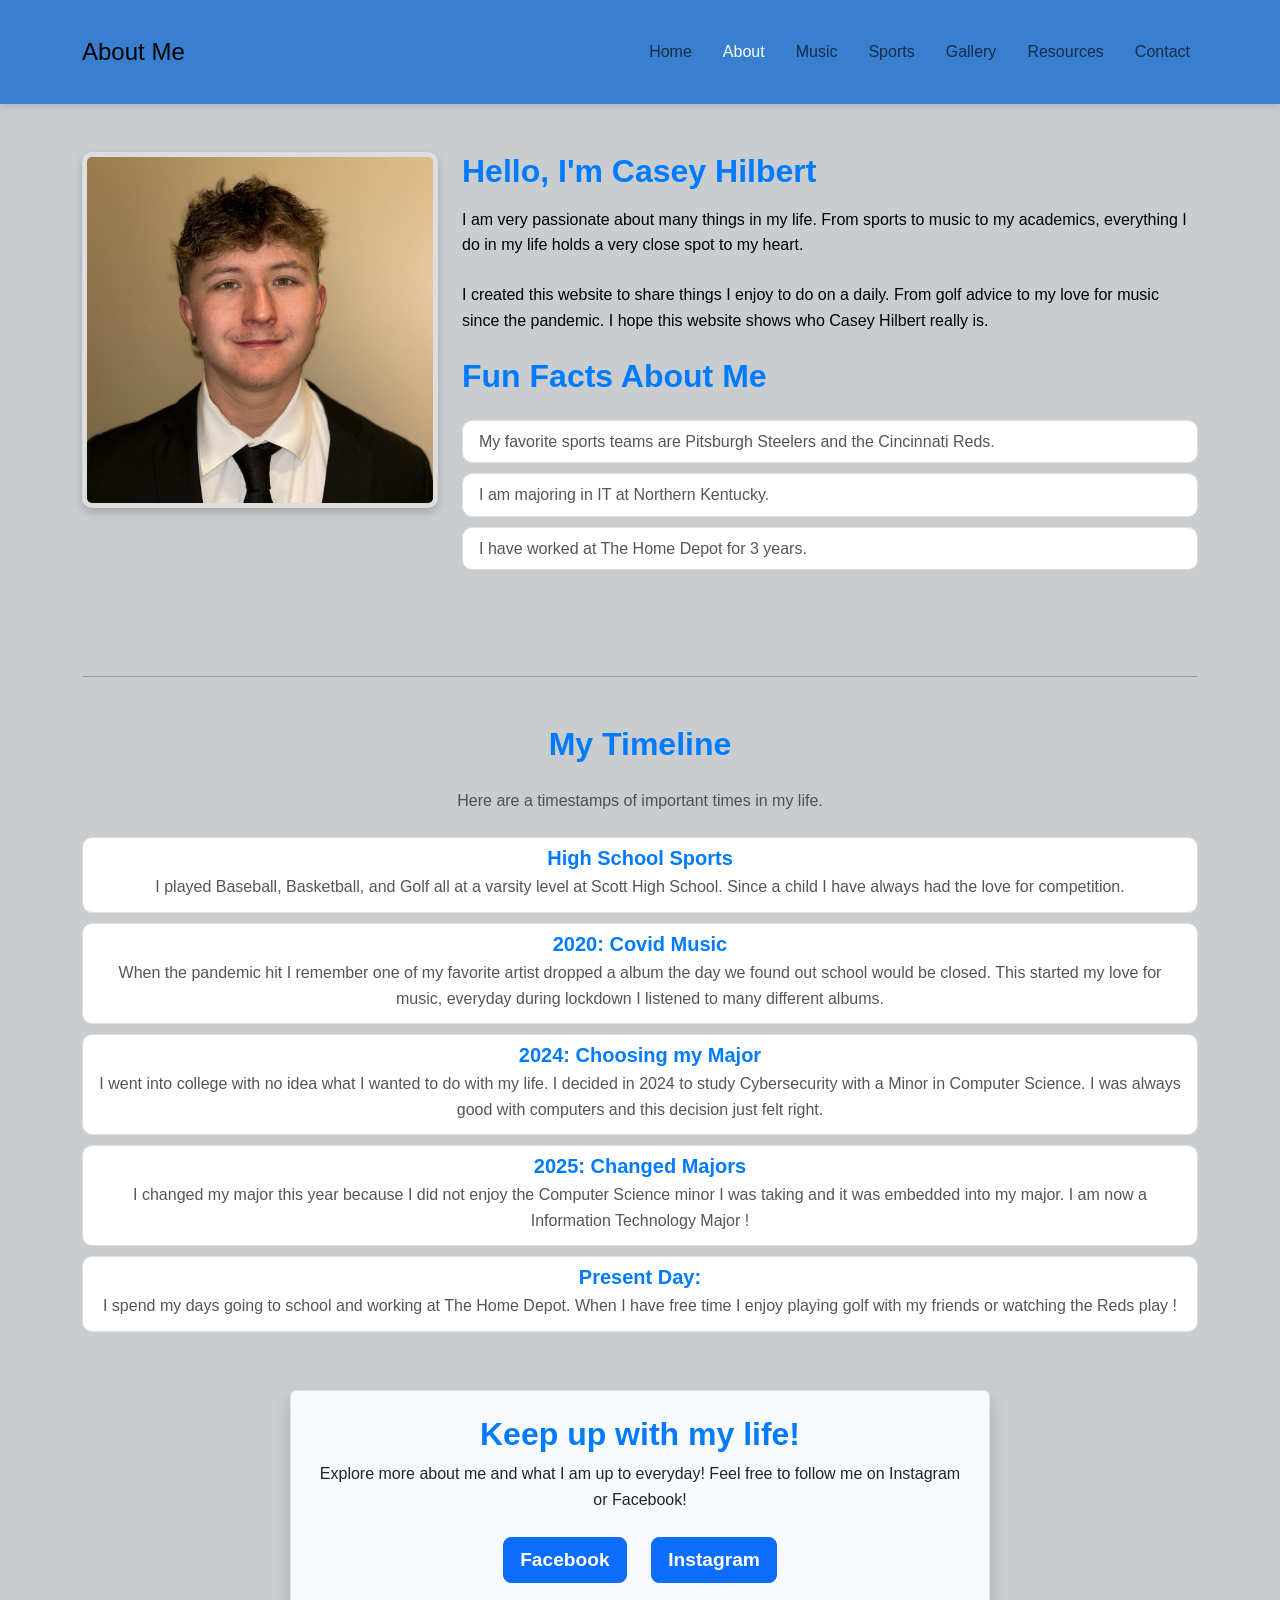
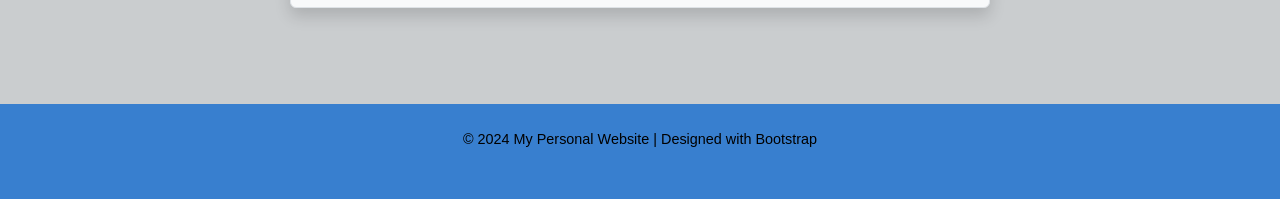
<file: about.html>
<!DOCTYPE html>
<html lang="en">
<head>
  <meta charset="UTF-8">
  <meta name="viewport" content="width=device-width, initial-scale=1.0">
  <title>About Me</title>
  <link rel="stylesheet" href="https://cdn.jsdelivr.net/npm/bootstrap@5.3.0-alpha3/dist/css/bootstrap.min.css">
  <link rel="stylesheet" href="./assets/css/about.css">
</head>
<body>
  <header class="custom-header">
    <div class="container">
      <nav class="navbar navbar-expand-lg">
        <a class="navbar-brand" href="about.html">About Me</a>
        <button class="navbar-toggler" type="button" data-bs-toggle="collapse" data-bs-target="#navbarNav">
          <span class="navbar-toggler-icon"></span>
        </button>
        <div class="collapse navbar-collapse" id="navbarNav">
          <ul class="navbar-nav ms-auto">
            <li class="nav-item"><a class="nav-link" href="index.html">Home</a></li>
            <li class="nav-item"><a class="nav-link" href="about.html" style="color: white;">About</a></li>
            <li class="nav-item"><a class="nav-link" href="music.html">Music</a></li>
            <li class="nav-item"><a class="nav-link" href="sports.html">Sports</a></li>
            <li class="nav-item"><a class="nav-link" href="gallery.html">Gallery</a></li>
            <li class="nav-item"><a class="nav-link" href="resources.html">Resources</a></li>
            <li class="nav-item"><a class="nav-link" href="contact.html">Contact</a></li>
          </ul>
        </div>
      </nav>
    </div>
  </header>

  <main class="py-5">
    <div class="container">
      <section id="profile" class="mb-5">
        <div class="row">
  
          <div class="col-md-4">
            <img src="./assets/img/me1.jpg" class="img-fluid rounded-square" alt="Profile Picture">
          </div>
          <div class="col-md-8">
            <h2 class="mb-3">Hello, I'm Casey Hilbert</h2>
            <p>I am very passionate about many things in my life. From sports to music to my academics, everything I do in my life holds a very close spot to my heart. </p>
            <p>I created this website to share things I enjoy to do on a daily. From golf advice to my love for music since the pandemic. I hope this website shows who Casey Hilbert really is.</p>
            <section id="fun-facts" class="mb-5">
              <h2 class="mb-4">Fun Facts About Me</h2>
              <ul class="list-group">
                <li class="list-group-item">My favorite sports teams are Pitsburgh Steelers and the Cincinnati Reds.</li>
                <li class="list-group-item">I am majoring in IT at Northern Kentucky.</li>
                <li class="list-group-item">I have worked at The Home Depot for 3 years. </li>
              </ul>
            </section>
          </div>
        </div>  
      </section>
      <hr class="my-5 thick-line">

      <section id="timeline" class="mb-5">
        <h2 class="mb-4 text-center">My Timeline</h2>
        <p class="text-muted text-center">Here are a timestamps of important times in my life.</p>
        <ul class="list-group">
          <li class="list-group-item text-center">
            <h5 class="mb-1">High School Sports</h5>
            <p class="mb-1">I played Baseball, Basketball, and Golf all at a varsity level at Scott High School. Since a child I have always had the love for competition.</p>
          </li>
          <li class="list-group-item text-center">
            <h5 class="mb-1">2020: Covid Music </h5>
            <p class="mb-1">When the pandemic hit I remember one of my favorite artist dropped a album the day we found out school would be closed. This started my love for music, everyday during lockdown I listened to many different albums.</p>
          </li>
          <li class="list-group-item text-center">
            <h5 class="mb-1">2024: Choosing my Major</h5>
            <p class="mb-1">I went into college with no idea what I wanted to do with my life. I decided in 2024 to study Cybersecurity with a Minor in Computer Science. I was always good with computers and this decision just felt right.</p>
          </li>
          <li class="list-group-item text-center">
            <h5 class="mb-1">2025: Changed Majors </h5>
            <p class="mb-1">I changed my major this year because I did not enjoy the Computer Science minor I was taking and it was embedded into my major. I am now a Information Technology Major !</p>
          </li>
          <li class="list-group-item text-center">
            <h5 class="mb-1">Present Day: </h5>
            <p class="mb-1">I spend my days going to school and working at The Home Depot. When I have free time I enjoy playing golf with my friends or watching the Reds play !</p>
          </li>
        </ul>
      </section>
      <div class="container">
        <section id="cta" class="text-center mb-5 p-4 bg-light border rounded shadow mx-auto text-dark" style="max-width: 700px;">
          <h2>Keep up with my life!</h2>
          <p>Explore more about me and what I am up to everyday! Feel free to follow me on Instagram or Facebook!</p>
          <a href="https://www.facebook.com/casey.hilbert.5" class="btn btn-primary btn-lg">Facebook</a>
          <a href="https://www.instagram.com/_caseyhilbert/" class="btn btn-primary btn-lg">Instagram</a>
        </section>
      </div>
    </div>
  </main>

  <footer class="footer text-center py-4">
    <p>&copy; 2024 My Personal Website | Designed with Bootstrap</p>
  </footer>

  <script src="https://cdn.jsdelivr.net/npm/bootstrap@5.3.0-alpha3/dist/js/bootstrap.bundle.min.js"></script>
</body>
</html>
</file>
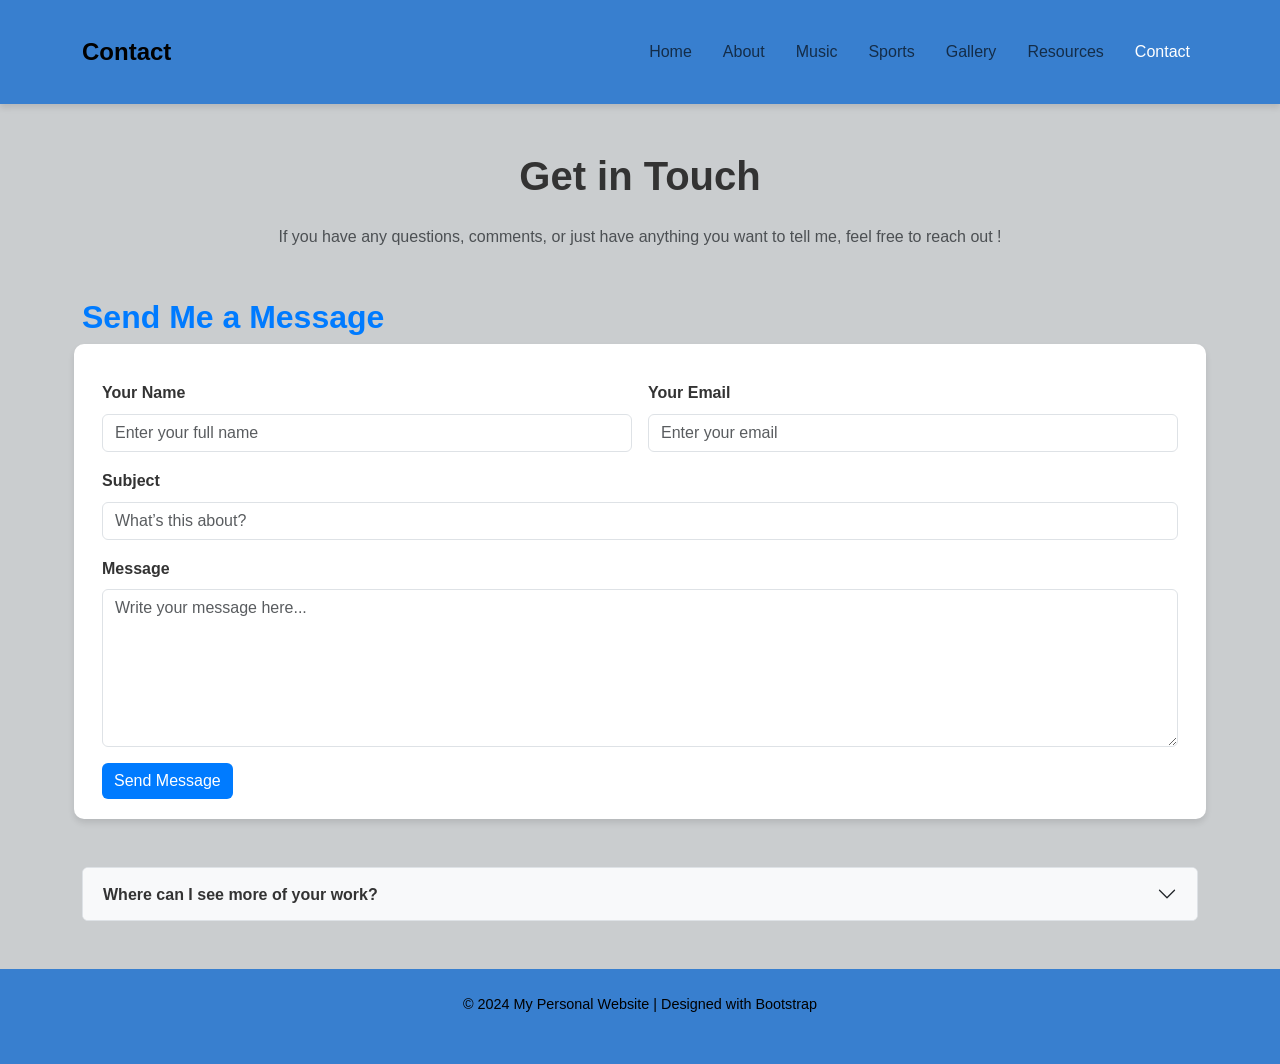
<file: contact.html>
<!DOCTYPE html>
<html lang="en">
<head>
  <meta charset="UTF-8">
  <meta name="viewport" content="width=device-width, initial-scale=1.0">
  <title>Contact</title>
  <link rel="stylesheet" href="https://cdn.jsdelivr.net/npm/bootstrap@5.3.0-alpha3/dist/css/bootstrap.min.css">
  <link rel="stylesheet" href="./assets/css/contact.css">
</head>
<body>
  <header class="custom-header">
    <div class="container">
      <nav class="navbar navbar-expand-lg navbar-light">
        <a class="navbar-brand" href="#">Contact</a>
        <button class="navbar-toggler" type="button" data-bs-toggle="collapse" data-bs-target="#navbarNav">
          <span class="navbar-toggler-icon"></span>
        </button>
        <div class="collapse navbar-collapse" id="navbarNav">
          <ul class="navbar-nav ms-auto">
            <li class="nav-item"><a class="nav-link" href="index.html">Home</a></li>
            <li class="nav-item"><a class="nav-link" href="about.html">About</a></li>
            <li class="nav-item"><a class="nav-link" href="music.html">Music</a></li>
            <li class="nav-item"><a class="nav-link" href="sports.html">Sports</a></li>
            <li class="nav-item"><a class="nav-link" href="gallery.html">Gallery</a></li>
            <li class="nav-item"><a class="nav-link" href="resources.html">Resources</a></li>
            <li class="nav-item"><a class="nav-link" href="contact.html" style="color: white;">Contact</a></li>
          </ul>
        </div>
      </nav>
    </div>
  </header>

  <main class="py-5">
    <div class="container">
      <h1 class="text-center mb-4">Get in Touch</h1>
      <p class="text-center text-muted mb-5">If you have any questions, comments, or just have anything you want to tell me, feel free to reach out !</p>

      <section id="contact-form" class="mb-5">
        <h2 class="mb-4">Send Me a Message</h2>
        <form class="row g-3">
          <div class="col-md-6">
            <label for="inputName" class="form-label">Your Name</label>
            <input type="text" class="form-control" id="inputName" placeholder="Enter your full name" required>
          </div>
          <div class="col-md-6">
            <label for="inputEmail" class="form-label">Your Email</label>
            <input type="email" class="form-control" id="inputEmail" placeholder="Enter your email" required>
          </div>
          <div class="col-12">
            <label for="inputSubject" class="form-label">Subject</label>
            <input type="text" class="form-control" id="inputSubject" placeholder="What’s this about?" required>
          </div>
          <div class="col-12">
            <label for="inputMessage" class="form-label">Message</label>
            <textarea class="form-control" id="inputMessage" rows="6" placeholder="Write your message here..." required></textarea>
          </div>
          <div class="col-12">
            <button type="submit" class="btn btn-primary">Send Message</button>
          </div>
        </form>
      </section>

      <div class="accordion" id="faqAccordion">
        <div class="accordion-item">
          <h2 class="accordion-header" id="headingThree">
            <button class="accordion-button collapsed" type="button" data-bs-toggle="collapse" data-bs-target="#faq3">
              Where can I see more of your work?
            </button>
          </h2>
          <div id="faq3" class="accordion-collapse collapse" data-bs-parent="#faqAccordion">
            <div class="accordion-body">
              Check out my <a href="gallery.html">Gallery</a> page for photos and videos.
            </div>
          </div>
        </div>
      </div>
    </div>
  </main>

  <footer class="footer text-center py-4">
    <p>&copy; 2024 My Personal Website | Designed with Bootstrap</p>
  </footer>

  <script src="https://cdn.jsdelivr.net/npm/bootstrap@5.3.0-alpha3/dist/js/bootstrap.bundle.min.js"></script>
</body>
</html>
</file>
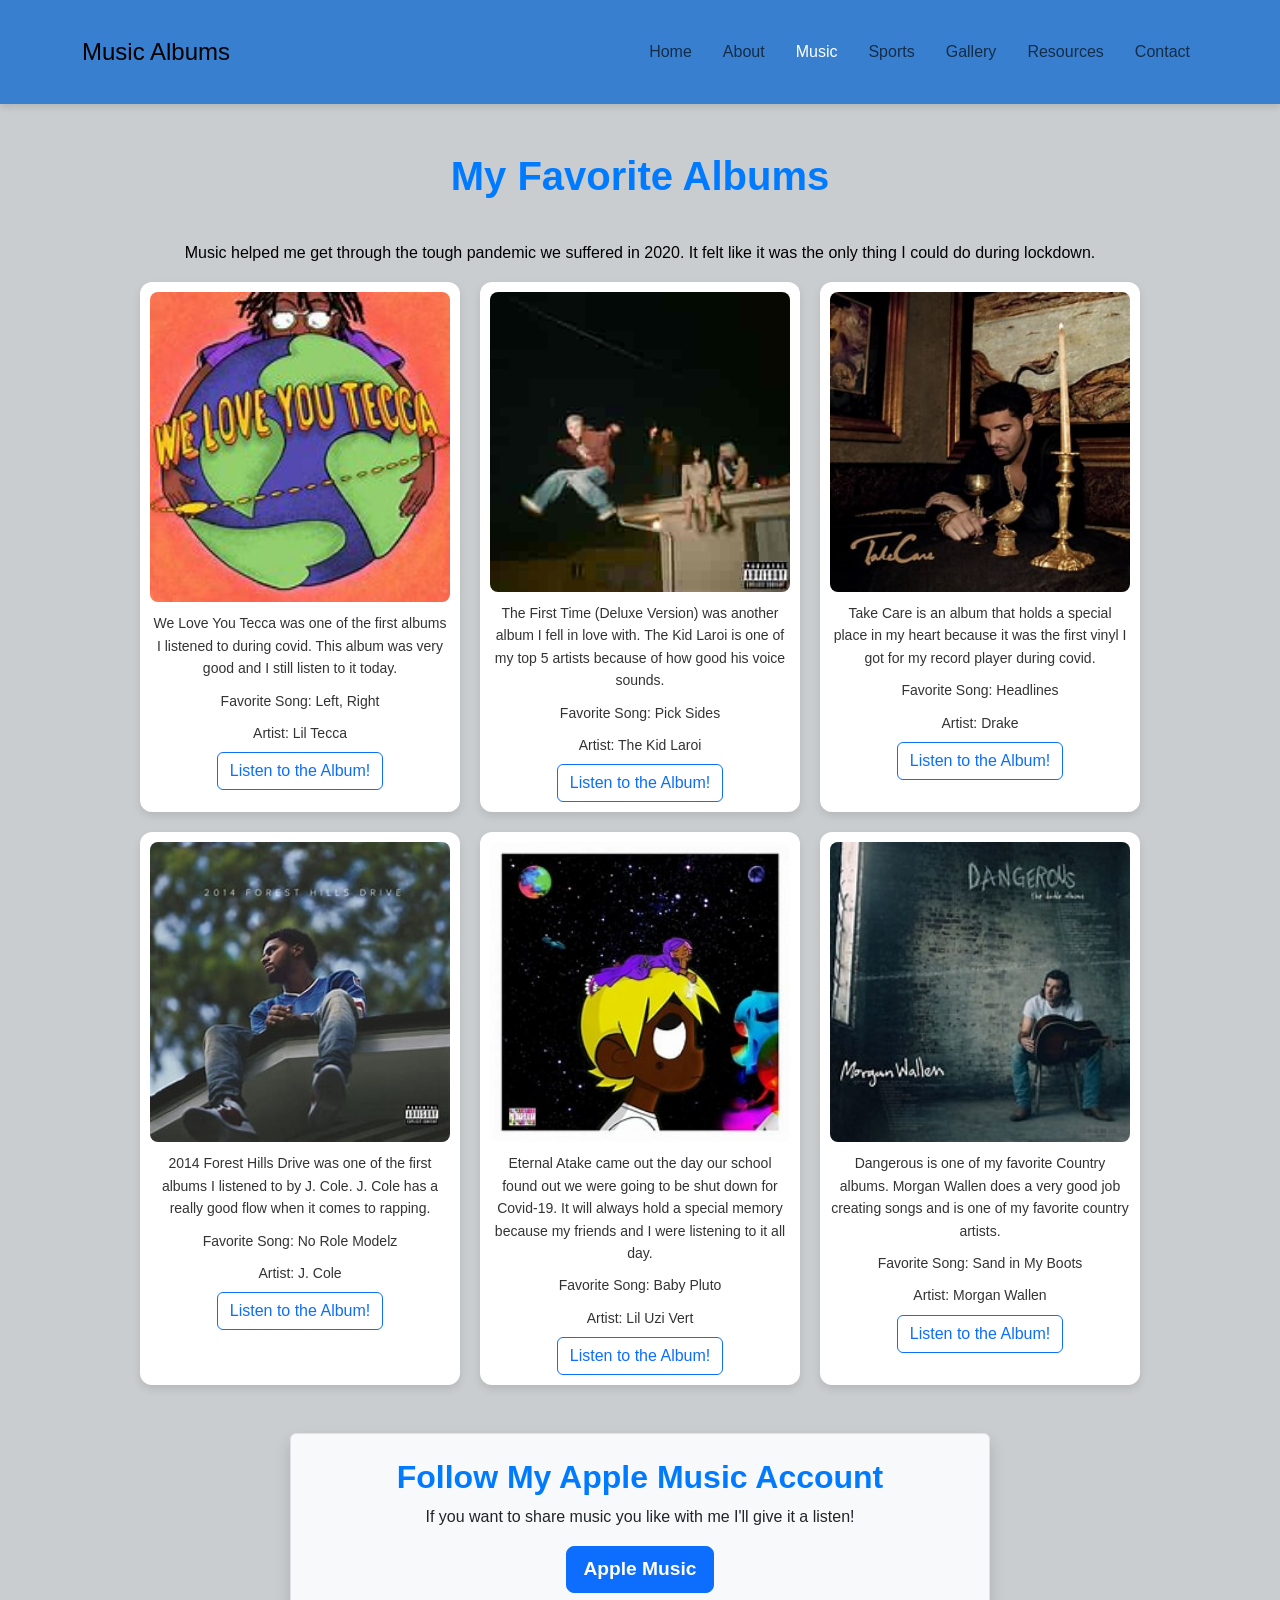
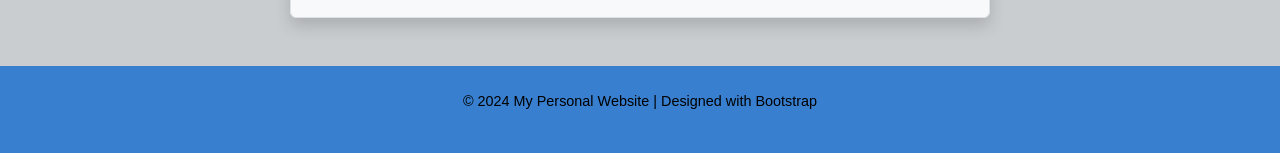
<file: music.html>
<!DOCTYPE html>
<html lang="en">
<head>
  <meta charset="UTF-8">
  <meta name="viewport" content="width=device-width, initial-scale=1.0">
  <title>Music</title>
  <link rel="stylesheet" href="https://cdn.jsdelivr.net/npm/bootstrap@5.3.0-alpha3/dist/css/bootstrap.min.css">
  <link rel="stylesheet" href="./assets/css/music.css">
</head>
<body>
  <header class="custom-header">
    <div class="container">
      <nav class="navbar navbar-expand-lg">
        <a class="navbar-brand" href="about.html">Music Albums</a>
        <button class="navbar-toggler" type="button" data-bs-toggle="collapse" data-bs-target="#navbarNav">
          <span class="navbar-toggler-icon"></span>
        </button>
        <div class="collapse navbar-collapse" id="navbarNav">
          <ul class="navbar-nav ms-auto">
            <li class="nav-item"><a class="nav-link" href="index.html">Home</a></li>
            <li class="nav-item"><a class="nav-link" href="about.html">About</a></li>
            <li class="nav-item"><a class="nav-link" href="music.html" style="color: white;">Music</a></li>
            <li class="nav-item"><a class="nav-link" href="sports.html">Sports</a></li>
            <li class="nav-item"><a class="nav-link" href="gallery.html">Gallery</a></li>
            <li class="nav-item"><a class="nav-link" href="resources.html">Resources</a></li>
            <li class="nav-item"><a class="nav-link" href="contact.html">Contact</a></li>
          </ul>
        </div>
      </nav>
    </div>
  </header>

  <main class="container my-5">
    <h1 class="title">My Favorite Albums</h1>
    <p class="text-center">Music helped me get through the tough pandemic we suffered in 2020. It felt like it was the only thing I could do during lockdown.</p>

    <div class="grid-container">
      <div class="grid-item">
        <img src="./assets/img/tecca.jpg" alt="Image 1">
        <div class="description">We Love You Tecca was one of the first albums I listened to during covid. This album was very good and I still listen to it today.</div>
        <div class="description">Favorite Song: Left, Right</div>
        <div class="description">Artist: Lil Tecca</div>
        <a href="https://www.youtube.com/watch?v=c7U_ctHWH9g&list=PLvlHRvtFYJ_IknuTN4P9BURrdL53vALpM" class="btn btn-outline-primary mt-2">Listen to the Album!</a>
      </div>

      <div class="grid-item">
        <img src="./assets/img/laroi.jpg" alt="Image 2">
        <div class="description">The First Time (Deluxe Version) was another album I fell in love with. The Kid Laroi is one of my top 5 artists because of how good his voice sounds.</div>
        <div class="description">Favorite Song: Pick Sides</div>
        <div class="description">Artist: The Kid Laroi</div>
        <a href="https://www.youtube.com/watch?v=xdpfl7FE_1U&list=PLSBWvYm8t6uaUYgZ9Q4ijQu4fpwVcVFSO" class="btn btn-outline-primary mt-2">Listen to the Album!</a>
      </div>

      <div class="grid-item">
        <img src="./assets/img/drake.jpg" alt="Image 3">
        <div class="description">Take Care is an album that holds a special place in my heart because it was the first vinyl I got for my record player during covid.</div>
        <div class="description">Favorite Song: Headlines</div>
        <div class="description">Artist: Drake</div>
        <a href="https://www.youtube.com/watch?v=PMk8L9FNqnY&list=PLxs2jjSwI-sJKy5504sP1V7JkFbrddq0M" class="btn btn-outline-primary mt-2">Listen to the Album!</a>
      </div>

      <div class="grid-item">
        <img src="./assets/img/jcole.jpg" alt="Image 4">
        <div class="description">2014 Forest Hills Drive was one of the first albums I listened to by J. Cole. J. Cole has a really good flow when it comes to rapping.</div>
        <div class="description">Favorite Song: No Role Modelz</div>
        <div class="description">Artist: J. Cole</div>
        <a href="https://www.youtube.com/watch?v=EyGf4LVdRmo&list=PLVtit4eDhYIKqEEA91JPfu2VYKKnmw7y9" class="btn btn-outline-primary mt-2">Listen to the Album!</a>
      </div>

      <div class="grid-item">
        <img src="./assets/img/uzi.jpg" alt="Image 5">
        <div class="description">Eternal Atake came out the day our school found out we were going to be shut down for Covid-19. It will always hold a special memory because my friends and I were listening to it all day.</div>
        <div class="description">Favorite Song: Baby Pluto</div>
        <div class="description">Artist: Lil Uzi Vert</div>
        <a href="https://www.youtube.com/watch?v=juoznBaQbJE&list=PLC-tfB9OwTFHdk7GnG1CAoxUr4rbV2rci" class="btn btn-outline-primary mt-2">Listen to the Album!</a>
      </div>

      <div class="grid-item">
        <img src="./assets/img/wallen.jpg" alt="Image 6">
        <div class="description">Dangerous is one of my favorite Country albums. Morgan Wallen does a very good job creating songs and is one of my favorite country artists.</div>
        <div class="description">Favorite Song: Sand in My Boots</div>
        <div class="description">Artist: Morgan Wallen</div>
        <a href="https://www.youtube.com/watch?v=5s7IyfrzpKc&list=PLtgiPVWmOlIZvDeJwV29iSsi5Ru9dUE2j" class="btn btn-outline-primary mt-2">Listen to the Album!</a>
      </div>
    </div>

    <section id="cta" class="text-center my-5 p-4 bg-light border rounded shadow mx-auto text-dark" style="max-width: 700px;">
      <h2>Follow My Apple Music Account</h2>
      <p>If you want to share music you like with me I'll give it a listen!</p>
      <a href="https://music.apple.com/profile/caseman513" class="btn btn-primary btn-lg">Apple Music</a>
    </section>
  </main>

  <footer class="footer text-center py-4">
    <p>&copy; 2024 My Personal Website | Designed with Bootstrap</p>
  </footer>

  <script src="https://cdn.jsdelivr.net/npm/bootstrap@5.3.0-alpha3/dist/js/bootstrap.bundle.min.js"></script>
</body>
</html
</file>
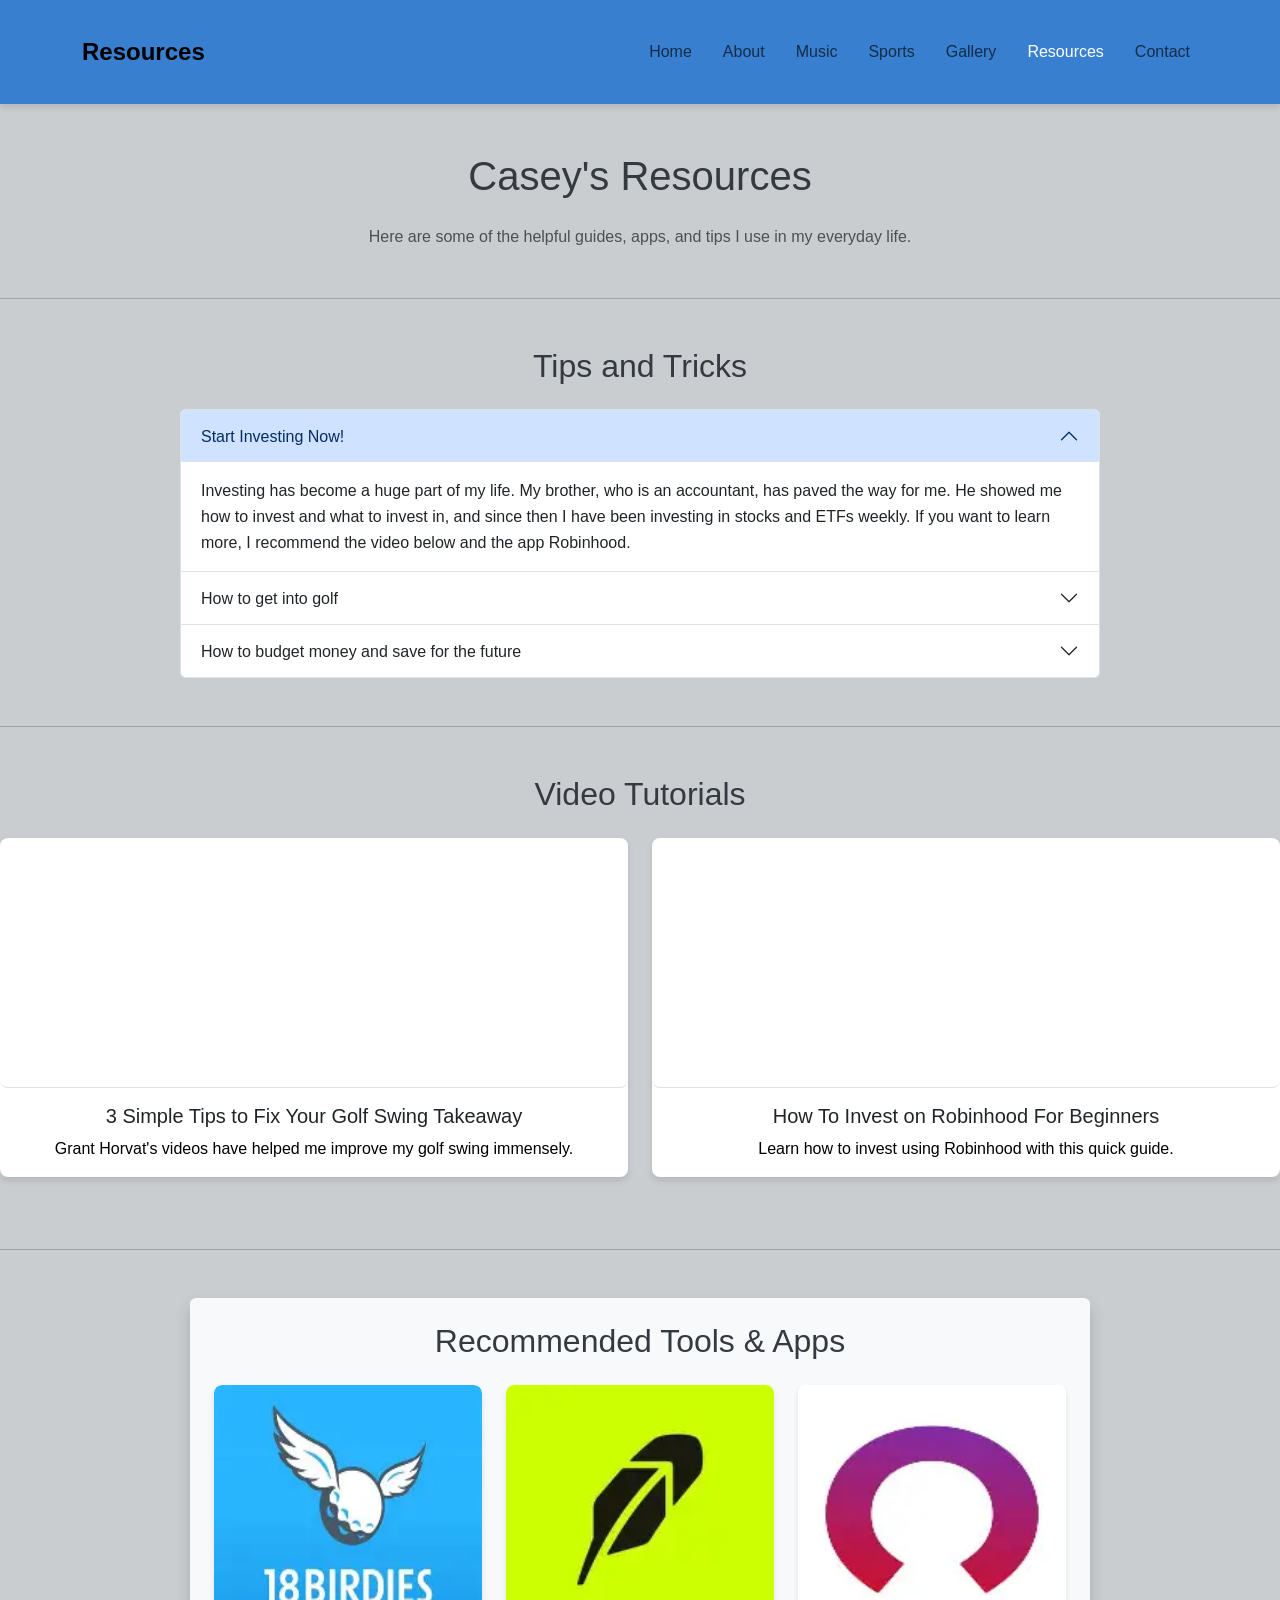
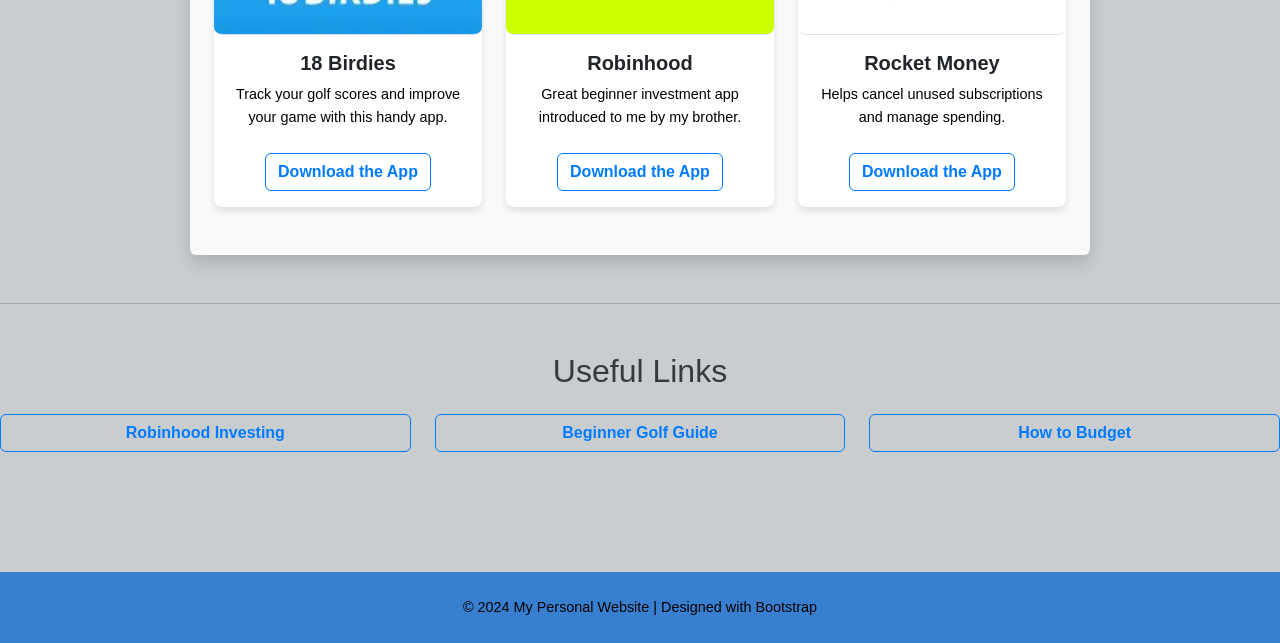
<file: resources.html>
<!DOCTYPE html>
<html lang="en">
<head>
  <meta charset="UTF-8">
  <meta name="viewport" content="width=device-width, initial-scale=1.0">
  <title>Resources</title>
  <link rel="stylesheet" href="https://cdn.jsdelivr.net/npm/bootstrap@5.3.0-alpha3/dist/css/bootstrap.min.css">
  <link rel="stylesheet" href="./assets/css/resources.css">
</head>
<body>
  <header class="custom-header">
    <div class="container">
      <nav class="navbar navbar-expand-lg">
        <a class="navbar-brand" href="about.html">Resources</a>
        <button class="navbar-toggler" type="button" data-bs-toggle="collapse" data-bs-target="#navbarNav">
          <span class="navbar-toggler-icon"></span>
        </button>
        <div class="collapse navbar-collapse" id="navbarNav">
          <ul class="navbar-nav ms-auto">
            <li class="nav-item"><a class="nav-link" href="index.html">Home</a></li>
            <li class="nav-item"><a class="nav-link" href="about.html">About</a></li>
            <li class="nav-item"><a class="nav-link" href="music.html">Music</a></li>
            <li class="nav-item"><a class="nav-link" href="sports.html">Sports</a></li>
            <li class="nav-item"><a class="nav-link" href="gallery.html">Gallery</a></li>
            <li class="nav-item"><a class="nav-link" href="resources.html" style="color: white;">Resources</a></li>
            <li class="nav-item"><a class="nav-link" href="contact.html">Contact</a></li>
          </ul>
        </div>
      </nav>
    </div>
  </header>

  <main class="py-5">
    <h1 class="text-center mb-4">Casey's Resources</h1>
    <p class="text-center text-muted mb-5">Here are some of the helpful guides, apps, and tips I use in my everyday life.</p>
    <hr class="my-5 thick-line">

    <section id="tips" class="mb-5">
      <div class="content-wrapper">
        <h2 class="text-center mb-4">Tips and Tricks</h2>
        <div class="accordion" id="faqAccordion">
          <div class="accordion-item">
            <h2 class="accordion-header">
              <button class="accordion-button" type="button" data-bs-toggle="collapse" data-bs-target="#faq1">
                Start Investing Now!
              </button>
            </h2>
            <div id="faq1" class="accordion-collapse collapse show">
              <div class="accordion-body">
                Investing has become a huge part of my life. My brother, who is an accountant, has paved the way for me. He showed me how to invest and what to invest in, and since then I have been investing in stocks and ETFs weekly. If you want to learn more, I recommend the video below and the app Robinhood.
              </div>
            </div>
          </div>
          <div class="accordion-item">
            <h2 class="accordion-header">
              <button class="accordion-button collapsed" type="button" data-bs-toggle="collapse" data-bs-target="#faq2">
                How to get into golf
              </button>
            </h2>
            <div id="faq2" class="accordion-collapse collapse">
              <div class="accordion-body">
                Look on eBay, Amazon, or Facebook Marketplace for used clubs. Find a local range to practice. I also recommend the app 18 Birdies to track scores and discover new courses.
              </div>
            </div>
          </div>
          <div class="accordion-item">
            <h2 class="accordion-header">
              <button class="accordion-button collapsed" type="button" data-bs-toggle="collapse" data-bs-target="#faq3">
                How to budget money and save for the future
              </button>
            </h2>
            <div id="faq3" class="accordion-collapse collapse">
              <div class="accordion-body">
                The Rocket Money app helped me track my spending and cut unnecessary subscriptions. I also keep a fixed amount in my checking account and move the rest to savings.
              </div>
            </div>
          </div>
        </div>
      </div>
    </section>

    <hr class="my-5 thick-line">

    <section id="video-tutorials" class="mb-5">
      <h2 class="text-center mb-4">Video Tutorials</h2>
      <div class="row g-4">
        <div class="col-md-6 mb-4">
          <div class="card h-100">
            <iframe class="card-img-top" width="100%" height="250" src="https://www.youtube.com/embed/8fYTWdvyL3M?si=_1-uOBZ5BYFAHGBu" title="YouTube video player" frameborder="0" allowfullscreen></iframe>
            <div class="card-body">
              <h5 class="card-title">3 Simple Tips to Fix Your Golf Swing Takeaway</h5>
              <p class="card-text">Grant Horvat's videos have helped me improve my golf swing immensely.</p>
            </div>
          </div>
        </div>
        <div class="col-md-6 mb-4">
          <div class="card h-100">
            <iframe class="card-img-top" width="100%" height="250" src="https://www.youtube.com/embed/9gf9j2k9Ssk?si=McBolr7mCLKcJoIj" title="YouTube video player" frameborder="0" allowfullscreen></iframe>
            <div class="card-body">
              <h5 class="card-title">How To Invest on Robinhood For Beginners</h5>
              <p class="card-text">Learn how to invest using Robinhood with this quick guide.</p>
            </div>
          </div>
        </div>
      </div>
    </section>

    <hr class="my-5 thick-line">

    <section id="tools" class="mb-5">
      <div class="container p-4 shadow rounded" style="max-width: 900px; background-color: #f8f9fa;">
        <h2 class="mb-4 text-center">Recommended Tools & Apps</h2>
        <div class="row">
          <div class="col-md-4 mb-4">
            <div class="card h-100">
              <img src="./assets/img/18birdies.jpg" class="card-img-top" alt="18 Birdies App" height="250">
              <div class="card-body">
                <h5 class="card-title">18 Birdies</h5>
                <p class="card-text">Track your golf scores and improve your game with this handy app.</p>
                <a href="https://18birdies.com/install/" class="btn btn-outline-primary mt-2">Download the App</a>
              </div>
            </div>
          </div>
          <div class="col-md-4 mb-4">
            <div class="card h-100">
              <img src="./assets/img/robinhoodapp.jpg" class="card-img-top" alt="Robinhood App" height="250">
              <div class="card-body">
                <h5 class="card-title">Robinhood</h5>
                <p class="card-text">Great beginner investment app introduced to me by my brother.</p>
                <a href="https://apps.apple.com/us/app/robinhood-fintech-superapp/id938003185" class="btn btn-outline-primary mt-2">Download the App</a>
              </div>
            </div>
          </div>
          <div class="col-md-4 mb-4">
            <div class="card h-100">
              <img src="./assets/img/rocketmoney.jpg" class="card-img-top" alt="Rocket Money" height="250">
              <div class="card-body">
                <h5 class="card-title">Rocket Money</h5>
                <p class="card-text">Helps cancel unused subscriptions and manage spending.</p>
                <a href="https://www.rocketmoney.com/" class="btn btn-outline-primary mt-2">Download the App</a>
              </div>
            </div>
          </div>
        </div>
      </div>
    </section>

    <hr class="my-5 thick-line">

    <section id="external-links" class="mb-5">
      <h2 class="text-center mb-4">Useful Links</h2>
      <div class="row">
        <div class="col-md-4 mb-4">
          <a href="https://www.robinhood.com" target="_blank" class="btn btn-outline-primary w-100">Robinhood Investing</a>
        </div>
        <div class="col-md-4 mb-4">
          <a href="https://golf.com/instruction/golf-basics-every-beginner-golfer-should-know/" target="_blank" class="btn btn-outline-primary w-100">Beginner Golf Guide</a>
        </div>
        <div class="col-md-4 mb-4">
          <a href="https://www.nerdwallet.com/ca/personal-finance/how-to-budget" target="_blank" class="btn btn-outline-primary w-100">How to Budget</a>
        </div>
      </div>
    </section>
  </main>

  <footer class="custom-footer text-center py-4">
    <p>&copy; 2024 My Personal Website | Designed with Bootstrap</p>
  </footer>

  <script src="https://cdn.jsdelivr.net/npm/bootstrap@5.3.0-alpha3/dist/js/bootstrap.bundle.min.js"></script>
</body>
</html>
</file>
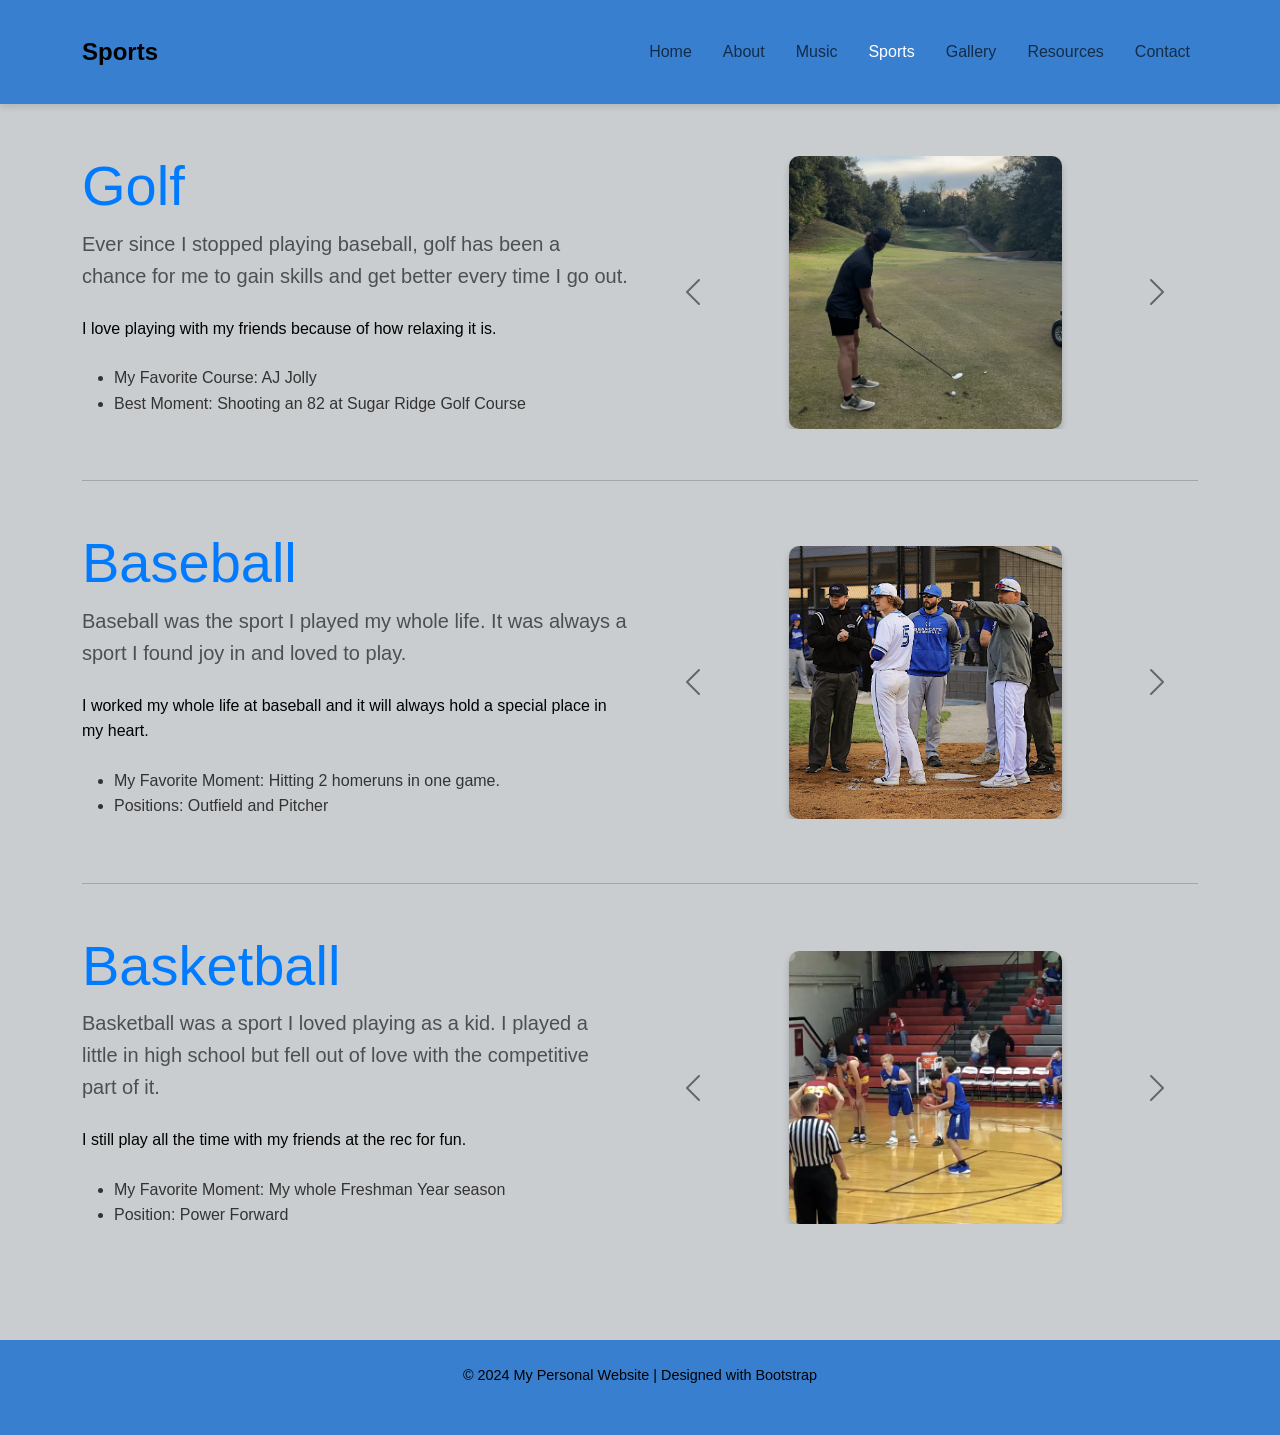
<file: sports.html>
<!DOCTYPE html>
<html lang="en">
<head>
  <meta charset="UTF-8">
  <meta name="viewport" content="width=device-width, initial-scale=1">
  <title>Sports</title>
  <link href="https://cdn.jsdelivr.net/npm/bootstrap@5.3.0-alpha3/dist/css/bootstrap.min.css" rel="stylesheet">
  <link rel="stylesheet" href="./assets/css/gallery.css">
</head>

<body>

<header class="custom-header">
  <div class="container">
    <nav class="navbar navbar-expand-lg">
      <a class="navbar-brand" href="about.html">Sports</a>
      <button class="navbar-toggler" type="button" data-bs-toggle="collapse" data-bs-target="#navbarNav">
        <span class="navbar-toggler-icon"></span>
      </button>
      <div class="collapse navbar-collapse" id="navbarNav">
        <ul class="navbar-nav ms-auto">
          <li class="nav-item"><a class="nav-link" href="index.html">Home</a></li>
          <li class="nav-item"><a class="nav-link" href="about.html">About</a></li>
          <li class="nav-item"><a class="nav-link" href="music.html">Music</a></li>
          <li class="nav-item"><a class="nav-link" href="sports.html" style="color: white;">Sports</a></li>
          <li class="nav-item"><a class="nav-link" href="gallery.html">Gallery</a></li>
          <li class="nav-item"><a class="nav-link" href="resources.html">Resources</a></li>
          <li class="nav-item"><a class="nav-link" href="contact.html">Contact</a></li>
        </ul>
      </div>
    </nav>
  </div>
</header>

<main class="py-5">
  <div class="container">
    <section class="mb-5">
      <div class="row align-items-center">
        <div class="col-md-6">
          <h1 class="display-4">Golf</h1>
          <p class="lead text-muted">Ever since I stopped playing baseball, golf has been a chance for me to gain skills and get better every time I go out.</p>
          <p>I love playing with my friends because of how relaxing it is.</p>
          <ul>
            <li>My Favorite Course: AJ Jolly</li>
            <li>Best Moment: Shooting an 82 at Sugar Ridge Golf Course</li>
          </ul>
        </div>
        <div class="col-md-6">
          <div id="golfCarousel" class="carousel slide" data-bs-ride="carousel">
            <div class="carousel-inner text-center">
              <div class="carousel-item active">
                <img src="./assets/img/Golf1.jpg" class="d-block w-50 mx-auto" alt="Golf Image 1">
              </div>
              <div class="carousel-item">
                <img src="./assets/img/Golf2.jpg" class="d-block w-50 mx-auto" alt="Golf Image 2">
              </div>
              <div class="carousel-item">
                <img src="./assets/img/Golf3.jpg" class="d-block w-50 mx-auto" alt="Golf Image 3">
              </div>
              <div class="carousel-item">
                <img src="./assets/img/Golf4.jpg" class="d-block w-50 mx-auto" alt="Golf Image 4">
              </div>
            </div>
            <button class="carousel-control-prev" type="button" data-bs-target="#golfCarousel" data-bs-slide="prev">
              <span class="carousel-control-prev-icon" aria-hidden="true"></span>
              <span class="visually-hidden">Previous</span>
            </button>
            <button class="carousel-control-next" type="button" data-bs-target="#golfCarousel" data-bs-slide="next">
              <span class="carousel-control-next-icon" aria-hidden="true"></span>
              <span class="visually-hidden">Next</span>
            </button>
          </div>
        </div>
      </div>
    </section>

    <hr class="my-5 thick-line">
    <section class="mb-5">
      <div class="row align-items-center">
        <div class="col-md-6">
          <h1 class="display-4">Baseball</h1>
          <p class="lead text-muted">Baseball was the sport I played my whole life. It was always a sport I found joy in and loved to play.</p>
          <p>I worked my whole life at baseball and it will always hold a special place in my heart.</p>
          <ul>
            <li>My Favorite Moment: Hitting 2 homeruns in one game.</li>
            <li>Positions: Outfield and Pitcher</li>
          </ul>
        </div>
        <div class="col-md-6">
          <div id="baseballCarousel" class="carousel slide" data-bs-ride="carousel">
            <div class="carousel-inner text-center">
              <div class="carousel-item active">
                <img src="./assets/img/baseball1.jpg" class="d-block w-50 mx-auto" alt="Baseball Image 1">
              </div>
              <div class="carousel-item">
                <img src="./assets/img/baseball2.jpg" class="d-block w-50 mx-auto" alt="Baseball Image 2">
              </div>
              <div class="carousel-item">
                <img src="./assets/img/baseball3.jpg" class="d-block w-50 mx-auto" alt="Baseball Image 3">
              </div>
              <div class="carousel-item">
                <img src="./assets/img/baseball4.jpg" class="d-block w-50 mx-auto" alt="Baseball Image 4">
              </div>
              <div class="carousel-item">
                <img src="./assets/img/baseball5.jpg" class="d-block w-50 mx-auto" alt="Baseball Image 5">
              </div>
            </div>
            <button class="carousel-control-prev" type="button" data-bs-target="#baseballCarousel" data-bs-slide="prev">
              <span class="carousel-control-prev-icon" aria-hidden="true"></span>
              <span class="visually-hidden">Previous</span>
            </button>
            <button class="carousel-control-next" type="button" data-bs-target="#baseballCarousel" data-bs-slide="next">
              <span class="carousel-control-next-icon" aria-hidden="true"></span>
              <span class="visually-hidden">Next</span>
            </button>
          </div>
        </div>
      </div>
    </section>

    <hr class="my-5 thick-line">



    <section class="mb-5">
      <div class="row align-items-center">
        <div class="col-md-6">
          <h1 class="display-4">Basketball</h1>
          <p class="lead text-muted">Basketball was a sport I loved playing as a kid. I played a little in high school but fell out of love with the competitive part of it.</p>
          <p>I still play all the time with my friends at the rec for fun.</p>
          <ul>
            <li>My Favorite Moment: My whole Freshman Year season</li>
            <li>Position: Power Forward</li>
          </ul>
        </div>
        <div class="col-md-6">
          <div id="basketballCarousel" class="carousel slide" data-bs-ride="carousel">
            <div class="carousel-inner text-center">
              <div class="carousel-item active">
                <img src="./assets/img/basketball1.jpg" class="d-block w-50 mx-auto" alt="Basketball Image 1">
              </div>
              <div class="carousel-item">
                <img src="./assets/img/basketball2.jpg" class="d-block w-50 mx-auto" alt="Basketball Image 2">
              </div>
              <div class="carousel-item">
                <img src="./assets/img/basketball3.jpg" class="d-block w-50 mx-auto" alt="Basketball Image 3">
              </div>
            </div>
            <button class="carousel-control-prev" type="button" data-bs-target="#basketballCarousel" data-bs-slide="prev">
              <span class="carousel-control-prev-icon" aria-hidden="true"></span>
              <span class="visually-hidden">Previous</span>
            </button>
            <button class="carousel-control-next" type="button" data-bs-target="#basketballCarousel" data-bs-slide="next">
              <span class="carousel-control-next-icon" aria-hidden="true"></span>
              <span class="visually-hidden">Next</span>
            </button>
          </div>
        </div>
      </div>
    </section>

  </div>
</main>

<footer class="footer text-center py-4">
  <p>&copy; 2024 My Personal Website | Designed with Bootstrap</p>
</footer>

<script src="https://cdn.jsdelivr.net/npm/bootstrap@5.3.0-alpha3/dist/js/bootstrap.bundle.min.js"></script>
</body>
</html>
</file>
<file: assets/css/about.css>
body {
  font-family: Arial, sans-serif;
  line-height: 1.6;
  background-color: #cacdcf;
  color: #000;
}

.custom-header {
  background-color: #387fcf;
  color: #000;
  padding: 20px;
  box-shadow: 0 4px 6px rgba(0, 0, 0, 0.1);
}

.navbar-brand {
  font-size: 1.5rem;
}

.nav-link {
  font-size: 1rem;
  margin-left: 15px;
}

h1,
h2,
h3 {
  font-weight: 600;
}

h1 {
  font-size: 2.5rem;
}

h2 {
  font-size: 2rem;
  color: #007bff;
}

h3 {
  font-size: 1.75rem;
}

p {
  margin-bottom: 1.5rem;
}

#profile img {
  border: 5px solid #ddd;
  box-shadow: 0 4px 8px rgba(0, 0, 0, 0.2);
  width: 100%;
  height: auto;
  border-radius: 10px;
}

#timeline .list-group-item,
#fun-facts .list-group-item {
  background-color: #fff;
  border: 1px solid #ddd;
  margin-bottom: 10px;
  border-radius: 10px;
  color: #555;
}

#timeline .list-group-item h5 {
  font-weight: bold;
  color: #007bff;
}

#fun-facts .list-group-item:hover {
  background-color: #e9ecef;
  color: #333;
}

#cta {
  background-color: #fafcfa;
  color: #000;
  padding: 20px;
  border-radius: 10px;
  text-align: center;
  box-shadow: 0 2px 6px rgba(0, 0, 0, 0.1);
}

#cta a {
  font-size: 1.2rem;
  font-weight: bold;
  margin: 0 10px;
}

footer {
  background-color: #387fcf;
  color: #000;
  font-size: 0.9rem;
  padding: 15px 0;
}

@media (max-width: 768px) {
  #profile .col-md-4 {
    text-align: center;
    margin-bottom: 20px;
  }

  #profile img {
    max-width: 150px;
    margin: 0 auto;
  }
}
</file>
<file: assets/css/contact.css>
.custom-header {
  background-color: #387fcf;
  color: black;
  padding: 20px;
}

body {
  font-family: Arial, sans-serif;
  line-height: 1.6;
  background-color: #cacdcf;
  color: #333;
}

header {
  box-shadow: 0 4px 6px rgba(0, 0, 0, 0.1);
}

header .navbar-brand {
  font-size: 1.5rem;
  font-weight: bold;
}

header .nav-link {
  font-size: 1rem;
  margin-left: 15px;
}

h1, h2 {
  font-weight: 600;
}

h1 {
  font-size: 2.5rem;
}

h2 {
  font-size: 2rem;
  color: #007bff;
}

p {
  margin-bottom: 1.5rem;
}

form {
  background-color: #fff;
  padding: 20px;
  border-radius: 10px;
  box-shadow: 0 4px 6px rgba(0, 0, 0, 0.1);
}

form .form-label {
  font-weight: bold;
}

form .btn-primary {
  background-color: #007bff;
  border: none;
  transition: background-color 0.3s;
}

form .btn-primary:hover {
  background-color: #0056b3;
}

.accordion-button {
  background-color: #f8f9fa;
  color: #333;
  font-weight: bold;
  border: none;
}

.accordion-button:not(.collapsed) {
  background-color: #007bff;
  color: white;
}

.accordion-body {
  background-color: #fff;
  border: 1px solid #ddd;
  border-radius: 5px;
  margin-top: 5px;
  padding: 15px;
}

footer {
  background-color: #387fcf;
  color: black;
  font-size: 0.9rem;
}

@media (max-width: 768px) {
  #contact-form {
    margin-top: 20px;
  }
}
</file>
<file: assets/css/music.css>
.custom-header {
  background-color: #387fcf;
  color: black;
  padding: 20px;
}

body {
  font-family: Arial, sans-serif;
  line-height: 1.6;
  background-color: #cacdcf;
  color: #000;
}

header {
  box-shadow: 0 4px 6px rgba(0, 0, 0, 0.1);
}

header .navbar-brand {
  font-size: 1.5rem;
}

header .nav-link {
  font-size: 1rem;
  margin-left: 15px;
}

h1, h2, h3 {
  font-weight: 600;
  color: #007bff;
}

h1 {
  font-size: 2.5rem;
}

h2 {
  font-size: 2rem;
}

.title {
  text-align: center;
  margin-bottom: 40px;
}

.grid-container {
  display: grid;
  grid-template-columns: repeat(3, 1fr);
  gap: 20px;
  max-width: 1000px;
  margin: auto;
}

.grid-item {
  background: #fff;
  padding: 10px;
  border-radius: 12px;
  box-shadow: 0 4px 8px rgba(0, 0, 0, 0.1);
  text-align: center;
}

.grid-item img {
  width: 100%;
  height: auto;
  border-radius: 8px;
}

.description {
  margin-top: 10px;
  font-size: 14px;
  color: #333;
}

#cta {
  background-color: #fafcfa;
  color: #000;
  padding: 10px;
  border-radius: 5px;
}

#cta a {
  font-size: 1.2rem;
  font-weight: bold;
}

footer {
  background-color: #387fcf;
  color: #000;
  font-size: 0.9rem;
}
</file>
<file: assets/css/resources.css>
body {
  font-family: Arial, sans-serif;
  line-height: 1.6;
  background-color: #cacdcf;
}

header {
  box-shadow: 0 4px 6px rgba(0, 0, 0, 0.1);
}

.custom-header {
  background-color: #387fcf;
  color: black;
  padding: 20px;
}

.navbar-nav .nav-link {
  font-size: 1rem;
  margin-left: 15px;
}

header .navbar-brand {
  font-size: 1.5rem;
  font-weight: bold;
}

main {
  padding: 2rem 0;
}

.content-wrapper {
  max-width: 960px;
  margin: 0 auto;
  padding: 0 20px;
}

h1, h2, h5 {
  color: #343a40;
}

p, li, .card-text {
  color: #000;
}

a {
  text-decoration: none;
  color: #007bff;
}

a:hover {
  color: #0056b3;
}

.card {
  border: none;
  border-radius: 8px;
  overflow: hidden;
  box-shadow: 0 4px 6px rgba(0, 0, 0, 0.1);
}

.card-img-top {
  border-bottom: 1px solid #dee2e6;
  border-radius: 8px;
}

.card-body {
  text-align: center;
}

footer {
  background-color: #387fcf;
  color: black;
  font-size: 0.9rem;
}

footer p {
  margin: 0;
}

.btn-outline-primary {
  border-color: #007bff;
  color: #007bff;
  font-weight: bold;
}

.btn-outline-primary:hover {
  background-color: #007bff;
  color: #fff;
}

#video-tutorials iframe,
#tools img {
  border-radius: 8px;
}

#tools .card-title {
  font-size: 1.25rem;
  font-weight: bold;
}

#tools .card-text {
  font-size: 0.9rem;
}

.custom-footer {
  background-color: #387fcf;
  color: black !important;
  padding: 20px;
}
</file>
<file: assets/css/gallery.css>
.custom-header {
  background-color: #387fcf;
  color: black;
  padding: 20px;
}

body {
  font-family: Arial, sans-serif;
  background-color: #cacdcf;
  color: #333;
  line-height: 1.6;
}

header {
  box-shadow: 0 4px 6px rgba(0, 0, 0, 0.1);
}

.navbar-brand {
  font-weight: bold;
  font-size: 1.5rem;
}

.navbar-nav .nav-link {
  font-size: 1rem;
  margin-left: 15px;
}

h1, h2 {
  font-weight: bold;
  color: #007bff;
}

h1 {
  font-size: 2.5rem;
}

h2 {
  font-size: 2rem;
  margin-bottom: 20px;
}

p {
  margin-bottom: 1.5rem;
  color: #000000;
}

.carousel-inner img {
  border-radius: 10px;
  box-shadow: 0 4px 6px rgba(0, 0, 0, 0.2);
}

.carousel-control-prev-icon,
.carousel-control-next-icon {
  filter: invert(1);
}

.carousel-item p {
  font-size: 1rem;
  color: #666;
  margin-top: 10px;
}

#photo-gallery .card {
  border: none;
  box-shadow: 0 4px 6px rgba(0, 0, 0, 0.1);
  transition: transform 0.3s ease-in-out;
}

#photo-gallery .card:hover {
  transform: scale(1.05);
}

#photo-gallery .card-img-top {
  border-radius: 10px;
  max-height: 300px;
  object-fit: cover;
}

#video-highlights .card {
  border: none;
  box-shadow: 0 4px 6px rgba(0, 0, 0, 0.1);
}

#video-highlights iframe {
  border-radius: 10px;
}

#social-media .btn-outline-primary {
  font-size: 1.2rem;
  font-weight: bold;
  border-radius: 5px;
  transition: background-color 0.3s, color 0.3s;
}

#social-media .btn-outline-primary:hover {
  background-color: #007bff;
  color: #fff;
}

footer {
  background-color: #387fcf;
  color: #000000;
  font-size: 0.9rem;
}

@media (max-width: 768px) {
  .carousel-item img {
    width: 80%;
    max-height: 300px;
  }

  #photo-gallery .card-img-top {
    max-height: 200px;
  }

  #video-highlights iframe {
    height: 200px;
  }

  #social-media .btn-outline-primary {
    font-size: 1rem;
  }
}
</file>
